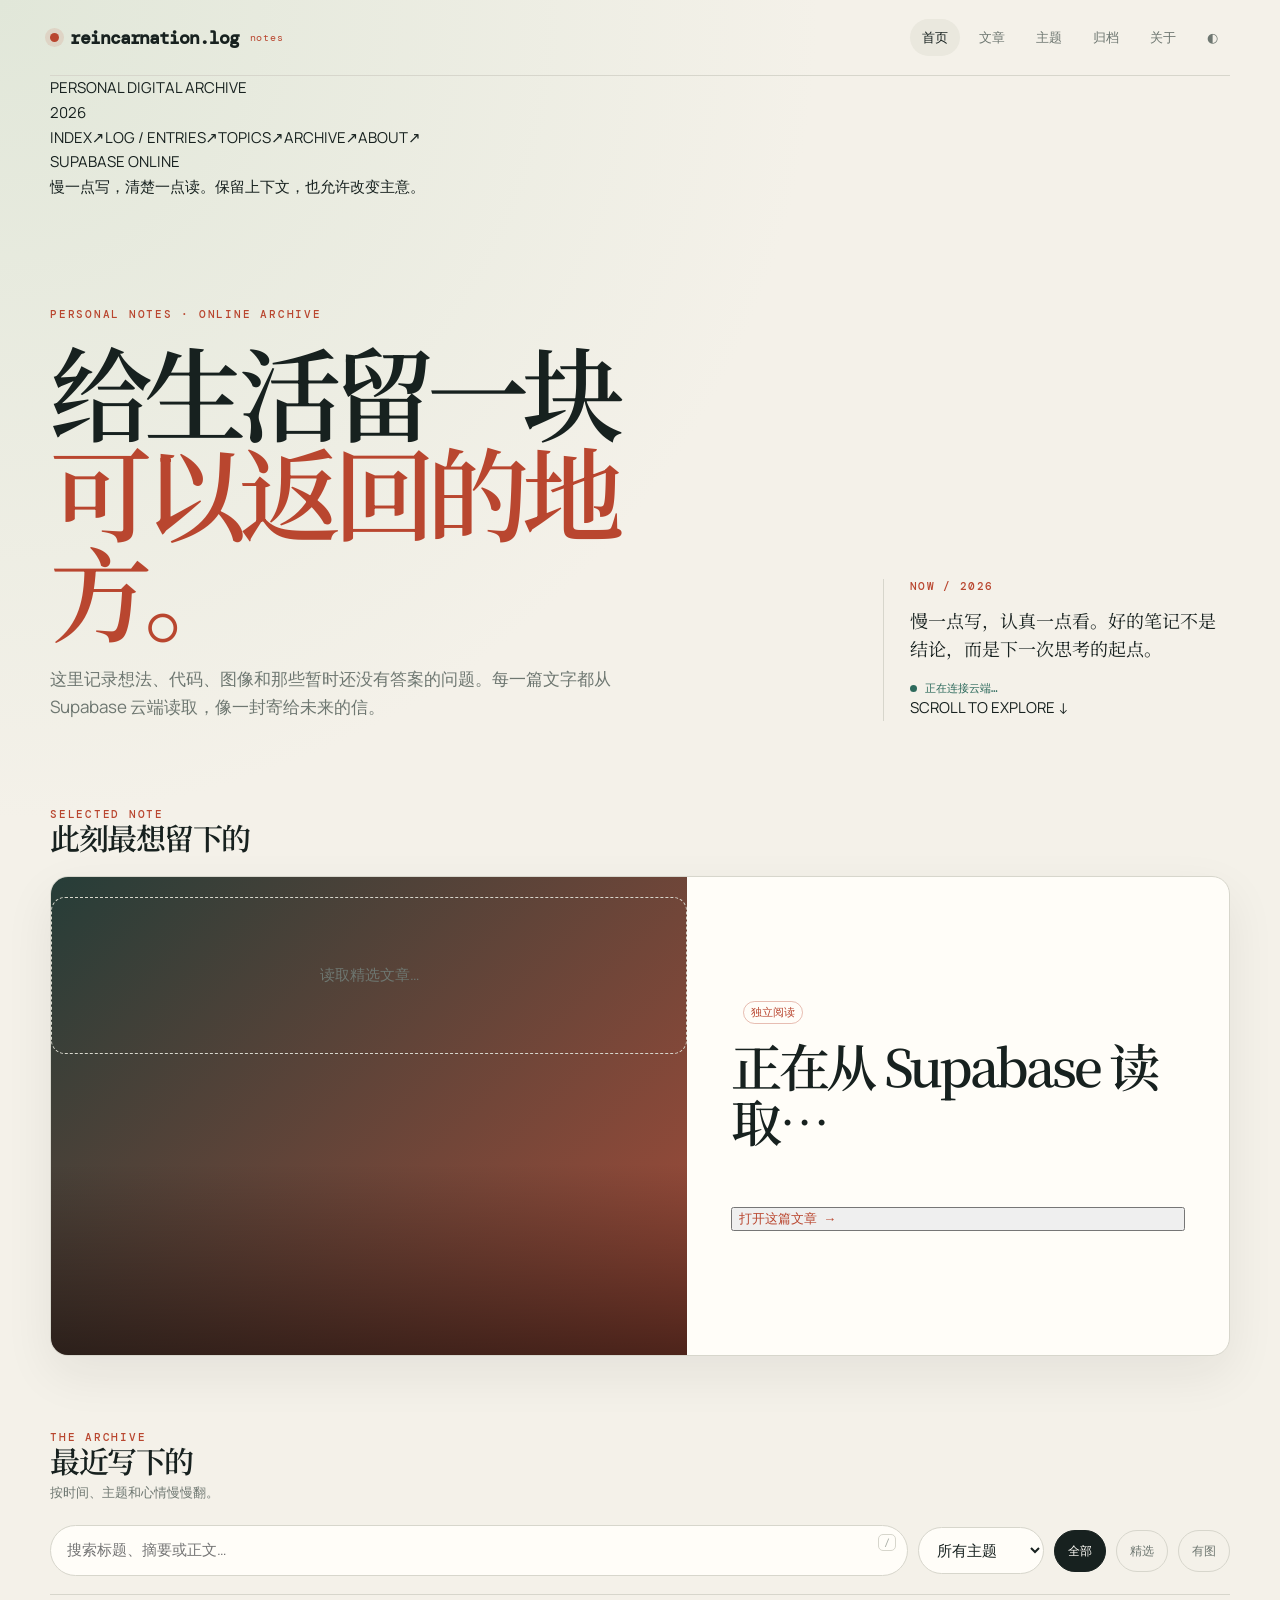
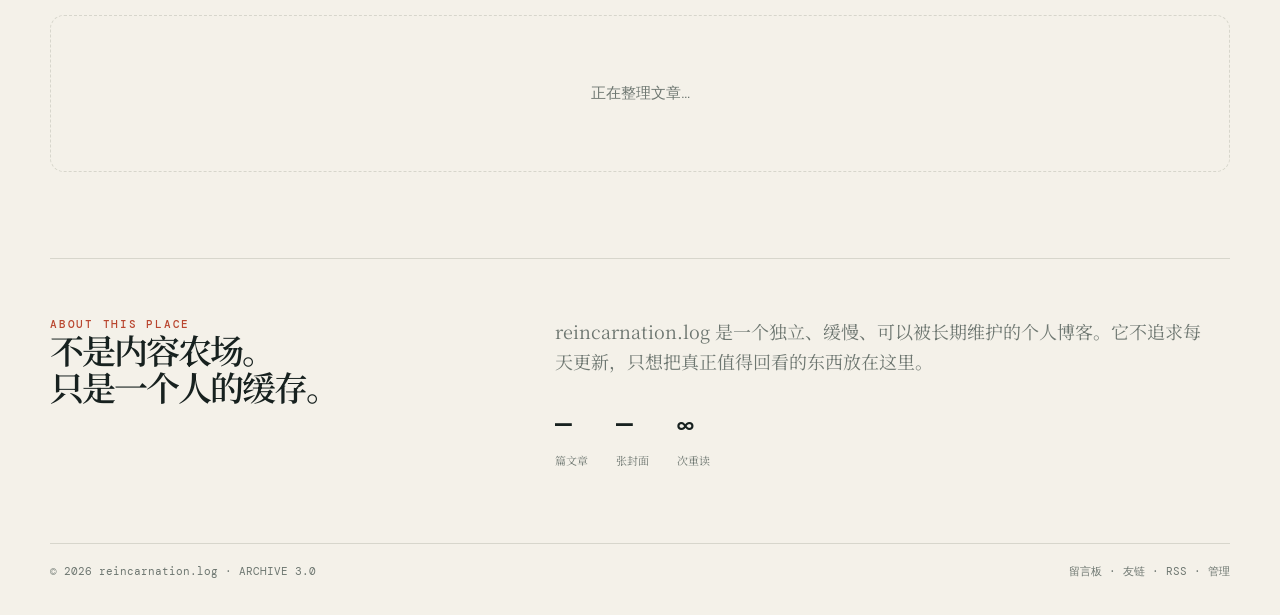
<file: index.html>
<!doctype html>
<html lang="zh-CN">
<head>
<meta charset="UTF-8" />
<meta name="viewport" content="width=device-width, initial-scale=1" />
<meta name="theme-color" content="#f4f1e9" />
<title>reincarnation.log · 个人笔记</title><meta name="description" content="一个关于想法、代码、图像和长期存档的个人博客"><link rel="alternate" type="application/rss+xml" href="feed.xml" title="reincarnation.log RSS">
<style>
@import url('https://fonts.googleapis.com/css2?family=DM+Mono:wght@400;500&family=Manrope:wght@400;500;600;700;800&family=Noto+Serif+SC:wght@400;500;600;700&display=swap');
:root{--bg:#f4f1e9;--surface:#fbfaf5;--surface-2:#eae8de;--ink:#17211f;--muted:#6e7771;--faint:#a5aaa2;--line:#d8d7cd;--accent:#b9462f;--accent-2:#e8b64e;--green:#2d6a5c;--shadow:0 22px 60px #18211f14;--radius:18px;--sans:'Manrope',system-ui,sans-serif;--serif:'Noto Serif SC',Georgia,serif;--mono:'DM Mono',monospace;--ease:cubic-bezier(.23,1,.32,1)}
[data-theme="dark"]{--bg:#18211f;--surface:#202c29;--surface-2:#2a3834;--ink:#f2eee4;--muted:#b2b9b0;--faint:#78837d;--line:#40504a;--accent:#f08a65;--accent-2:#e8b64e;--green:#8bd1b2;--shadow:0 22px 60px #0006}*{box-sizing:border-box}html{scroll-behavior:smooth}body{margin:0;background:radial-gradient(circle at 0 0,#e1e7d9 0,transparent 32%),var(--bg);color:var(--ink);font:15px/1.65 var(--sans);transition:background .25s,color .25s}body:has(.reader.is-open){overflow:hidden}button,input,select,textarea{font:inherit}button,a{color:inherit}button{cursor:pointer}a{text-decoration:none}.skip{position:absolute;left:12px;top:-50px;background:var(--ink);color:var(--surface);padding:8px 12px;z-index:99}.skip:focus{top:12px}.wrap{max-width:1240px;margin:auto;padding:0 30px}.topbar{height:76px;border-bottom:1px solid var(--line);display:flex;align-items:center;justify-content:space-between}.brand{display:flex;align-items:center;gap:11px;font:700 18px var(--mono);letter-spacing:-.06em}.brand-dot{width:9px;height:9px;border-radius:50%;background:var(--accent);box-shadow:0 0 0 5px color-mix(in srgb,var(--accent) 12%,transparent)}.brand small{font:10px var(--mono);color:var(--accent);letter-spacing:.08em}.nav{display:flex;align-items:center;gap:7px}.nav a,.icon-btn{padding:8px 12px;border-radius:999px;color:var(--muted);font-size:13px;transition:background .18s,color .18s,transform .18s}.nav a:hover,.nav a.active,.icon-btn:hover{background:var(--surface-2);color:var(--ink)}.icon-btn{background:transparent;border:0;line-height:1}.menu-btn{display:none}.hero{display:grid;grid-template-columns:minmax(0,1.5fr) minmax(280px,.7fr);gap:90px;padding:92px 0 86px;align-items:end}.eyebrow{font:500 11px var(--mono);letter-spacing:.16em;text-transform:uppercase;color:var(--accent)}h1,h2,h3,p{margin-top:0}.hero h1{max-width:830px;margin:19px 0 24px;font:600 clamp(48px,8vw,112px)/.98 var(--serif);letter-spacing:-.075em}.hero h1 em{font-style:normal;color:var(--accent)}.hero-copy{max-width:590px;margin:0;color:var(--muted);font-size:17px}.hero-aside{border-left:1px solid var(--line);padding-left:26px}.hero-aside strong{display:block;color:var(--accent);font:500 11px var(--mono);letter-spacing:.12em;text-transform:uppercase;margin-bottom:14px}.hero-aside p{font-family:var(--serif);font-size:18px;line-height:1.55}.hero-aside .signal{display:flex;align-items:center;gap:8px;color:var(--green);font:11px var(--mono)}.signal i{display:inline-block;width:7px;height:7px;border-radius:50%;background:var(--green)}.section-head{display:flex;align-items:end;justify-content:space-between;gap:20px;margin-bottom:22px}.section-head h2{font:600 30px/1.1 var(--serif);letter-spacing:-.05em;margin:0}.section-head p{color:var(--muted);margin:5px 0 0;font-size:13px}.feature{display:grid;grid-template-columns:1.08fr .92fr;height:480px;background:var(--surface);border:1px solid var(--line);border-radius:var(--radius);overflow:hidden;box-shadow:var(--shadow);margin-bottom:74px}.feature-media{min-height:0;position:relative;background:linear-gradient(135deg,#263d38,#a54c39);overflow:hidden}.feature-media img{position:absolute;inset:0;width:100%;height:100%;object-fit:cover;display:block;transition:transform .6s var(--ease)}.feature:hover .feature-media img{transform:scale(1.035)}.feature-media:after{content:'';position:absolute;inset:auto 0 0;height:40%;background:linear-gradient(transparent,#0008)}.feature-label{position:absolute;z-index:1;left:24px;bottom:20px;color:#fff;font:11px var(--mono);letter-spacing:.12em}.feature-body{padding:42px 44px;display:flex;flex-direction:column;justify-content:center}.feature-body h2{font:600 clamp(28px,4vw,52px)/1.08 var(--serif);letter-spacing:-.065em;margin:14px 0 18px}.feature-body p{color:var(--muted);font-size:16px;max-width:470px}.meta{display:flex;gap:12px;flex-wrap:wrap;align-items:center;color:var(--muted);font:11px var(--mono)}.tag{color:var(--accent);border:1px solid color-mix(in srgb,var(--accent) 35%,transparent);padding:3px 7px;border-radius:999px}.arrow-link{display:inline-flex;align-items:center;gap:9px;color:var(--accent);font:500 13px var(--mono);margin-top:24px}.arrow-link span{transition:transform .18s var(--ease)}.arrow-link:hover span{transform:translateX(5px)}.filters{display:flex;align-items:center;gap:10px;flex-wrap:wrap;margin:0 0 18px}.search{flex:1 1 300px;position:relative}.search input{width:100%;background:var(--surface);border:1px solid var(--line);border-radius:999px;padding:12px 40px 12px 16px;color:var(--ink);outline:0}.search input:focus,select:focus,textarea:focus,input:focus{border-color:var(--green);box-shadow:0 0 0 4px color-mix(in srgb,var(--green) 12%,transparent)}.search kbd{position:absolute;right:12px;top:9px;border:1px solid var(--line);border-radius:5px;padding:1px 5px;color:var(--faint);font:10px var(--mono)}select{border:1px solid var(--line);border-radius:999px;padding:11px 30px 11px 14px;background:var(--surface);color:var(--ink);outline:0}.filter-btn{border:1px solid var(--line);background:transparent;color:var(--muted);border-radius:999px;padding:10px 13px;font-size:12px}.filter-btn.active,.filter-btn:hover{background:var(--ink);border-color:var(--ink);color:var(--surface)}.result-count{color:var(--muted);font:11px var(--mono);margin-left:auto}.article-list{display:grid;grid-template-columns:repeat(2,minmax(0,1fr));gap:0 52px;border-top:1px solid var(--line);margin-bottom:86px}.article-card{display:grid;grid-template-columns:125px 1fr;gap:18px;padding:22px 0;border-bottom:1px solid var(--line);min-width:0}.card-image{width:125px;height:125px;border-radius:12px;overflow:hidden;background:var(--surface-2)}.card-image img{width:100%;height:100%;object-fit:cover;transition:transform .4s var(--ease)}.article-card:hover .card-image img{transform:scale(1.06)}.card-image.no-image{display:grid;place-items:center;color:var(--faint);font:24px var(--serif)}.article-card h3{font:600 22px/1.2 var(--serif);letter-spacing:-.05em;margin:8px 0 7px}.article-card p{color:var(--muted);font-size:13px;line-height:1.55;margin:0;display:-webkit-box;-webkit-line-clamp:2;-webkit-box-orient:vertical;overflow:hidden}.article-card .meta{font-size:10px}.empty{grid-column:1/-1;text-align:center;padding:65px 20px;color:var(--muted);border:1px dashed var(--line);border-radius:14px;margin-top:20px}.about{display:grid;grid-template-columns:1fr 1.45fr;gap:40px;border-top:1px solid var(--line);padding:58px 0 70px}.about h2{font:600 34px/1.1 var(--serif);letter-spacing:-.06em}.about-copy{max-width:650px;color:var(--muted);font-family:var(--serif);font-size:18px}.stat-row{display:flex;gap:28px;margin-top:30px}.stat b{display:block;font:500 28px var(--mono);color:var(--ink)}.stat span{color:var(--muted);font-size:11px}.footer{border-top:1px solid var(--line);padding:20px 0 36px;display:flex;justify-content:space-between;gap:20px;color:var(--muted);font:11px var(--mono)}.footer button{border:0;background:transparent;color:var(--accent);padding:0;font:inherit}.reader{position:fixed;inset:0;background:color-mix(in srgb,var(--bg) 92%,transparent);backdrop-filter:blur(12px);z-index:20;opacity:0;pointer-events:none;transition:opacity .25s}.reader.is-open{opacity:1;pointer-events:auto}.reader-scroll{height:100%;overflow:auto}.reading-progress{position:fixed;z-index:30;top:0;left:0;height:3px;background:var(--accent);width:0;transition:width .1s}.reader-shell{max-width:910px;margin:auto;padding:36px 30px 100px}.reader-top{display:flex;justify-content:space-between;align-items:center;margin-bottom:50px}.reader-top button{background:var(--surface);border:1px solid var(--line);border-radius:999px;padding:9px 14px;color:var(--muted)}.reader-hero{max-width:790px;margin-bottom:36px}.reader-hero h2{font:600 clamp(38px,6vw,76px)/1.04 var(--serif);letter-spacing:-.07em;margin:16px 0}.reader-cover{width:100%;max-height:490px;object-fit:cover;border-radius:16px;margin:18px 0 32px}.reader-body{max-width:700px;font:18px/2 var(--serif);white-space:pre-wrap}.reader-body::first-letter{font-size:3.2em;float:left;line-height:.8;padding:8px 8px 0 0;color:var(--accent)}.reader-actions{display:flex;gap:9px;flex-wrap:wrap;margin:34px 0;border-bottom:1px solid var(--line);padding-bottom:26px}.soft-btn{border:1px solid var(--line);background:var(--surface);color:var(--muted);border-radius:999px;padding:9px 13px;font-size:12px}.soft-btn:hover{color:var(--ink);border-color:var(--ink)}.next-prev{display:flex;justify-content:space-between;gap:20px;margin-top:55px}.next-prev button{text-align:left;background:transparent;border:0;padding:0;max-width:45%;color:var(--muted)}.next-prev button:hover{color:var(--accent)}.next-prev small{display:block;font:10px var(--mono);margin-bottom:5px}.comments{border-top:1px solid var(--line);margin-top:60px;padding-top:30px}.comments h3{font:600 26px var(--serif)}.comment-list{margin:18px 0}.comment{padding:12px 0;border-bottom:1px solid var(--line)}.comment b{font-size:13px}.comment p{margin:3px 0;color:var(--muted);font-family:var(--serif)}.comment-form{display:grid;grid-template-columns:1fr 1fr;gap:10px}.comment-form textarea{grid-column:1/-1}.comment-form input,.comment-form textarea,.guest-form input,.guest-form textarea{background:var(--surface);border:1px solid var(--line);border-radius:8px;color:var(--ink);padding:11px;outline:0}.comment-form textarea{min-height:92px;resize:vertical}.primary{border:0;border-radius:999px;background:var(--ink);color:var(--surface);padding:11px 17px;font-size:13px}.primary:hover{background:var(--accent)}.guest-modal{position:fixed;right:28px;bottom:28px;width:min(410px,calc(100% - 40px));background:var(--surface);border:1px solid var(--line);box-shadow:var(--shadow);border-radius:16px;padding:24px;z-index:25;transform:translateY(20px);opacity:0;pointer-events:none;transition:.25s var(--ease)}.guest-modal.open{transform:none;opacity:1;pointer-events:auto}.guest-modal h3{margin:0 0 4px;font:600 25px var(--serif)}.guest-modal p{color:var(--muted);font-size:13px;margin-bottom:16px}.guest-form{display:grid;gap:9px}.guest-form textarea{min-height:100px;resize:vertical}.toast{position:fixed;left:50%;bottom:28px;transform:translate(-50%,20px);background:var(--ink);color:var(--surface);padding:10px 15px;border-radius:999px;opacity:0;pointer-events:none;z-index:50;font-size:13px;transition:.2s var(--ease)}.toast.show{opacity:1;transform:translate(-50%,0)}.hidden{display:none!important}.spin{animation:spin 1s linear infinite}@keyframes spin{to{transform:rotate(360deg)}}.comment-tools{display:flex;gap:5px;flex-wrap:wrap;padding:8px;border:1px solid var(--line);border-bottom:0;border-radius:9px 9px 0 0;background:var(--surface-2)}.comment-tool{border:1px solid transparent;background:transparent;border-radius:6px;padding:5px 8px;color:var(--ink);cursor:pointer}.comment-tool:hover{background:var(--surface);border-color:var(--line);color:var(--accent)}.comment-rich{min-height:130px;border:1px solid var(--line);border-radius:0 0 9px 9px;background:var(--surface);color:var(--ink);padding:12px;outline:0;font:15px/1.7 var(--serif)}.comment-rich:empty:before{content:attr(data-placeholder);color:var(--faint)}.comment-rich img,.comment-rich video{max-width:100%;max-height:280px;border-radius:8px}.comment-rich blockquote{border-left:3px solid var(--accent);padding-left:12px;color:var(--muted)}.comment-emoji{display:none;gap:4px;flex-wrap:wrap;padding:8px;border:1px solid var(--line);background:var(--surface);border-radius:8px}.comment-emoji.open{display:flex}.comment-emoji button{border:0;background:transparent;font-size:19px;padding:3px;cursor:pointer}.media-link{color:var(--accent);text-decoration:underline}.lightbox{position:fixed;inset:0;z-index:80;display:none;place-items:center;background:#101715e8;padding:28px}.lightbox.open{display:grid}.lightbox img,.lightbox video{max-width:min(94vw,1200px);max-height:84vh;object-fit:contain;border-radius:10px}.lightbox-bar{position:fixed;right:20px;top:18px;display:flex;gap:8px}.lightbox-bar button{border:1px solid #ffffff55;background:#18211fcc;color:#fff;border-radius:999px;padding:8px 13px;cursor:pointer}.rich-content{font:18px/2 var(--serif);max-width:700px}.rich-content p{margin:0 0 1.2em}.rich-content h2,.rich-content h3{line-height:1.2;margin:1.5em 0 .6em}.rich-content a{color:var(--accent);text-decoration:underline}.rich-content img{display:block;max-width:100%;height:auto;border-radius:12px;cursor:zoom-in;margin:18px 0}.rich-content figure{margin:20px 0}.rich-content figcaption{font:12px var(--mono);color:var(--muted);margin-top:6px}.rich-content blockquote{border-left:3px solid var(--accent);padding:8px 18px;margin:18px 0;color:var(--muted);background:var(--surface-2)}.rich-content pre{background:var(--ink);color:var(--surface);padding:16px;border-radius:10px;overflow:auto;font:13px/1.6 var(--mono)}.rich-content iframe,.rich-content video{display:block;max-width:100%;width:min(100%,700px);min-height:260px;border:0;border-radius:10px;margin:20px 0}.rich-content hr{border:0;border-top:1px solid var(--line);margin:28px 0}@media(max-width:900px){.hero{gap:42px}.feature{grid-template-columns:1fr}.feature-media{min-height:280px;height:320px}.article-list{grid-template-columns:1fr}.about{grid-template-columns:1fr;gap:8px}}@media(max-width:650px){.wrap{padding:0 18px}.topbar{height:66px}.nav{display:none;position:absolute;top:66px;left:0;right:0;background:var(--surface);border-bottom:1px solid var(--line);padding:12px 18px;z-index:10}.nav.open{display:flex;flex-direction:column;align-items:stretch}.nav a{text-align:center}.menu-btn{display:block}.hero{display:block;padding:61px 0 66px}.hero h1{font-size:clamp(46px,16vw,74px)}.hero-aside{border-left:0;border-top:1px solid var(--line);padding:20px 0 0;margin-top:42px}.feature-body{padding:28px 25px}.feature-media{min-height:235px}.article-card{grid-template-columns:88px 1fr;gap:13px}.card-image{width:88px;height:100px}.article-card h3{font-size:19px}.filters{align-items:stretch}.search{flex-basis:100%}.result-count{margin-left:0;width:100%}.about{padding:48px 0}.footer{display:block}.footer>*{display:block;margin-bottom:10px}.reader-shell{padding:22px 18px 70px}.reader-top{margin-bottom:35px}.reader-hero h2{font-size:42px}.reader-body{font-size:17px;line-height:1.9}.comment-form{grid-template-columns:1fr}.comment-form textarea{grid-column:auto}.next-prev{margin-top:35px}.next-prev button{max-width:48%}}
@media(prefers-reduced-motion:reduce){*,*:before,*:after{scroll-behavior:auto!important;transition-duration:.01ms!important;animation-duration:.01ms!important}}
</style>
<link rel="icon" href="assets/icons/favicon.svg" type="image/svg+xml"><link rel="canonical" href="https://reincarnation4.github.io/reincarnation2-blog/index.html"><meta property="og:site_name" content="reincarnation.log"><meta property="og:type" content="website"><meta property="og:title" content="reincarnation.log"><meta property="og:description" content="给生活留一块可以返回的地方。"><meta name="twitter:card" content="summary"><meta name="theme-color" content="#f4f1e9"><link rel="stylesheet" href="assets/css/variables.css"></head>
<body>
<a class="skip" href="#main">跳到主要内容</a><div id="progress" class="reading-progress"></div>
<div class="wrap"><header class="topbar"><a class="brand" href="./" aria-label="返回首页"><i class="brand-dot"></i>reincarnation.log <small>notes</small></a><button class="icon-btn menu-btn" id="menu" aria-controls="nav" aria-expanded="false" aria-label="打开导航">☰</button><nav class="nav" id="nav"><a class="active" href="#top">首页</a><a href="archive.html">文章</a><a href="topics.html">主题</a><a href="archive.html">归档</a><a href="about.html">关于</a><button class="icon-btn" id="theme" aria-label="切换深色模式">◐</button></nav></header>
<aside class="global-sidebar" aria-label="档案侧边栏"><div class="side-kicker">PERSONAL DIGITAL ARCHIVE</div><div class="side-year">2026</div><a class="active" href="#top"><span>INDEX</span><span>↗</span></a><a href="#archive"><span>LOG / ENTRIES</span><span>↗</span></a><a href="topics.html"><span>TOPICS</span><span>↗</span></a><a href="archive.html"><span>ARCHIVE</span><span>↗</span></a><a href="about.html"><span>ABOUT</span><span>↗</span></a><div class="side-status"><i></i> SUPABASE ONLINE</div><p class="side-note">慢一点写，清楚一点读。保留上下文，也允许改变主意。</p></aside>
<noscript><div class="noscript-note">JavaScript 被关闭时，仍可通过 <a href="archive.html">归档</a> 访问已发布文章。</div></noscript><main id="main"><section class="hero" id="top"><div><div class="eyebrow">personal notes · online archive</div><h1>给生活留一块<br><em>可以返回的地方。</em></h1><p class="hero-copy">这里记录想法、代码、图像和那些暂时还没有答案的问题。每一篇文字都从 Supabase 云端读取，像一封寄给未来的信。</p></div><aside class="hero-aside"><strong>now / 2026</strong><p>慢一点写，认真一点看。好的笔记不是结论，而是下一次思考的起点。</p><div class="signal"><i></i><span id="connection">正在连接云端…</span></div><div class="hero-scroll">SCROLL TO EXPLORE <span>↓</span></div></aside></section>
<section id="featuredSection"><div class="section-head"><div><div class="eyebrow">selected note</div><h2>此刻最想留下的</h2></div><p id="featuredDate"></p></div><article class="feature" id="featured"><div class="feature-media"><div class="empty">读取精选文章…</div></div><div class="feature-body"><div class="meta"><span id="featuredMeta"></span><a class="tag" id="featuredStandalone" href="post.html">独立阅读</a></div><h2 id="featuredTitle">正在从 Supabase 读取…</h2><p id="featuredExcerpt"></p><button class="arrow-link" id="featuredOpen">打开这篇文章 <span>→</span></button></div></article></section>
<section id="archive"><div class="section-head"><div><div class="eyebrow">the archive</div><h2>最近写下的</h2><p>按时间、主题和心情慢慢翻。</p></div><span class="result-count" id="resultCount"></span></div><div class="filters"><div class="search"><input id="search" placeholder="搜索标题、摘要或正文…" autocomplete="off" aria-label="搜索文章"><kbd>/</kbd></div><select id="category" aria-label="按分类筛选"><option value="all">所有主题</option></select><button class="filter-btn active" data-filter="all">全部</button><button class="filter-btn" data-filter="featured">精选</button><button class="filter-btn" data-filter="images">有图</button><button class="filter-btn hidden" id="clear">清空筛选</button></div><div class="article-list" id="articles"><div class="empty">正在整理文章…</div></div></section>
<section class="about" id="about"><div><div class="eyebrow">about this place</div><h2>不是内容农场。<br>只是一个人的缓存。</h2></div><div class="about-copy"><p>reincarnation.log 是一个独立、缓慢、可以被长期维护的个人博客。它不追求每天更新，只想把真正值得回看的东西放在这里。</p><div class="stat-row"><div class="stat"><b id="postStat">—</b><span>篇文章</span></div><div class="stat"><b id="imageStat">—</b><span>张封面</span></div><div class="stat"><b>∞</b><span>次重读</span></div></div></div></section></main>
<footer class="footer"><span>© 2026 reincarnation.log · ARCHIVE 3.0</span><span><a href="guestbook.html">留言板</a> · <a href="friends.html">友链</a> · <a href="feed.xml">RSS</a> · <a href="admin.html">管理</a></span></footer></div>
<section class="reader" id="reader" aria-hidden="true"><div class="reader-scroll" id="readerScroll"><div class="reader-shell"><div class="reader-top"><button id="readerClose">← 返回文章列表</button><span class="eyebrow">reading mode</span></div><article class="reader-hero"><div class="meta" id="readerMeta"></div><h2 id="readerTitle"></h2><div id="readerCover"></div><div class="reader-body" id="readerBody"></div><div class="reader-actions"><button class="soft-btn" id="copyLink">复制链接</button><button class="soft-btn" id="shareLink">分享</button><button class="soft-btn" id="readerTheme">阅读模式</button></div><div class="next-prev"><button id="prevPost"><small>上一篇</small><span></span></button><button id="nextPost"><small>下一篇</small><span></span></button></div><section class="comments"><h3>留下回应</h3><div class="comment-list" id="comments"></div><form class="comment-form" id="commentForm"><input name="guest_name" required maxlength="60" placeholder="你的名字"><input name="guest_email" type="email" maxlength="120" placeholder="邮箱（可选）"><div class="comment-tools"><button type="button" class="comment-tool" data-comment-cmd="bold"><b>B</b></button><button type="button" class="comment-tool" data-comment-cmd="italic"><i>I</i></button><button type="button" class="comment-tool" data-comment-cmd="formatBlock" data-comment-value="blockquote">❝</button><button type="button" class="comment-tool" data-comment-cmd="insertUnorderedList">☷</button><button type="button" class="comment-tool" id="commentLink">↗ 链接</button><button type="button" class="comment-tool" id="commentImage">▧ 图片</button><button type="button" class="comment-tool" id="commentVideo">▶ 视频</button><button type="button" class="comment-tool" id="commentEmoji">😊</button><input id="commentImageFile" type="file" accept="image/*" hidden></div><div class="comment-emoji" id="commentEmojiPop">😀 😃 😂 🙂 😉 😊 😎 🤔 😮 🥳 🤍 ❤️ 🔥 ✨ 🌱 🎨 💡 🚀 👀 🙌</div><div id="commentEditor" class="comment-rich" contenteditable="true" data-placeholder="像论坛一样写下你的回应：文字、Emoji、图片、视频、链接都可以…"></div><button class="primary">发布回应</button><span class="feedback" id="commentFeedback"></span></form></section></article></div></div></section>
<section class="guest-modal" id="guestModal"><div style="display:flex;justify-content:space-between;align-items:start"><div><h3>写一句留言</h3><p>留下名字和一句话，它会写入线上留言板。</p></div><button class="icon-btn" id="guestClose" aria-label="关闭">×</button></div><form class="guest-form" id="guestForm"><input name="guest_name" required maxlength="60" placeholder="你的名字"><textarea name="body" required maxlength="1000" placeholder="今天想说什么？"></textarea><button class="primary">写入云端</button><span class="feedback" id="guestFeedback"></span></form></section><div class="lightbox" id="lightbox" aria-hidden="true"><div class="lightbox-bar"><button id="lightboxDownload">下载</button><button id="lightboxClose">关闭</button></div><div id="lightboxContent"></div></div><div class="toast" id="toast"></div>
<script type="module">
import{createClient}from'https://esm.sh/@supabase/supabase-js@2';
const sb=createClient('https://rxjgnaldzryzkyoxgrle.supabase.co','eyJhbGciOiJIUzI1NiIsInR5cCI6IkpXVCJ9.eyJpc3MiOiJzdXBhYmFzZSIsInJlZiI6InJ4amduYWxkenJ5emt5b3hncmxlIiwicm9sZSI6ImFub24iLCJpYXQiOjE3OTAwNDYzNzUsImV4cCI6MjEwNTYyMjM3NX0.9YFteJnn1SH4byYmw_EvHWMT4fV8cedz6xmgHUXcJMs');
const $=s=>document.querySelector(s), $$=s=>[...document.querySelectorAll(s)]; let posts=[],current=null,filter='all';
const esc=s=>String(s??'').replace(/[&<>"']/g,m=>({'&':'&amp;','<':'&lt;','>':'&gt;','"':'&quot;',"'":'&#039;'}[m]));
const date=s=>s?new Date(s).toLocaleDateString('zh-CN',{year:'numeric',month:'short',day:'numeric'}):'未发布';
const category=p=>p.category||({"chatgpt-turns-drawing-human-922":"AI实验","leave-some-space":"随笔","refactor-at-2am":"技术","little-compass":"生活","paper-first":"方法","keep-and-let-go":"随笔"}[p.slug]||'随笔');
const reading=p=>p.read_time_minutes||Math.max(1,Math.ceil((p.content||'').length/220));
const img=(p,klass='')=>p.cover_url?`<img class="${klass}" loading="lazy" referrerpolicy="no-referrer" src="${esc(p.cover_url)}" alt="${esc(p.title)}" onerror="this.closest('.card-image,.feature-media')?.classList.add('image-error');this.remove()">`:'';
function toast(msg){const t=$('#toast');t.textContent=msg;t.classList.add('show');setTimeout(()=>t.classList.remove('show'),2200)}
function setFeedback(id,msg,error=false){const el=$(id);el.textContent=msg;el.style.color=error?'var(--accent)':'var(--green)'}
function filtered(){const q=$('#search').value.trim().toLowerCase(),cat=$('#category').value;return posts.filter(p=>{const text=(p.title+' '+p.excerpt+' '+p.content).toLowerCase();return(!q||text.includes(q))&&(cat==='all'||category(p)===cat)&&(filter==='all'||(filter==='featured'&&p.featured)||(filter==='images'&&p.cover_url))})}
function render(){const list=filtered();$('#resultCount').textContent=`${list.length} / ${posts.length} 篇`;$('#postStat').textContent=posts.length;$('#imageStat').textContent=posts.filter(p=>p.cover_url).length;$('#clear').classList.toggle('hidden',!$('#search').value&&!($('#category').value!=='all')&&filter==='all');$('#articles').innerHTML=list.length?list.map(p=>`<article class="article-card"><button class="card-image ${p.cover_url?'':'no-image'}" data-open="${p.id}" aria-label="打开：${esc(p.title)}">${p.cover_url?img(p):'✦'}</button><div><div class="meta"><span class="tag">${esc(category(p))}</span><span>${esc(date(p.published_at||p.created_at))}</span><span>${reading(p)} min</span></div><h3><button data-open="${p.id}" style="border:0;background:transparent;padding:0;text-align:left;font:inherit">${esc(p.title)}</button></h3><p>${esc(p.excerpt||'打开文章阅读正文。')}</p></div></article>`).join(''):'<div class="empty">没有找到匹配的文章。<br><button class="arrow-link" id="emptyClear">清空筛选 <span>↗</span></button></div>';
  $$('[data-open]').forEach(b=>b.onclick=()=>openPost(Number(b.dataset.open)));$('#emptyClear')?.addEventListener('click',clearFilters);}
function renderFeatured(){const p=posts.find(x=>x.featured&&x.cover_url)||posts.find(x=>x.cover_url)||posts.find(x=>x.featured)||posts[0];if(!p)return;current=p;$('#featuredDate').textContent=date(p.published_at||p.created_at);$('#featuredMeta').innerHTML=`<span class="tag">${esc(category(p))}</span><span>${reading(p)} min read</span>`;$('#featuredTitle').textContent=p.title;$('#featuredExcerpt').textContent=p.excerpt||p.content?.slice(0,180);$('#featured .feature-media').innerHTML=p.cover_url?`${img(p)}<span class="feature-label">FEATURED / ${esc(date(p.published_at||p.created_at))}</span>`:'<div class="empty">此篇文章暂无封面</div>';$('#featuredOpen').onclick=()=>openPost(p.id);$('#featuredStandalone').href='post.html?slug='+encodeURIComponent(p.slug);}
function sanitizeHTML(html){const doc=new DOMParser().parseFromString(html||'','text/html'),allow=['P','BR','STRONG','EM','U','S','A','UL','OL','LI','BLOCKQUOTE','PRE','CODE','H2','H3','IMG','FIGURE','FIGCAPTION','VIDEO','SOURCE','IFRAME','HR','DIV','SPAN'];doc.body.querySelectorAll('*').forEach(el=>{if(!allow.includes(el.tagName)){el.replaceWith(...el.childNodes);return}[...el.attributes].forEach(a=>{if(!['href','src','alt','title','target','controls','class','width','height','allow','allowfullscreen'].includes(a.name))el.removeAttribute(a.name);if(['href','src'].includes(a.name)&&!/^https?:\/\//i.test(a.value))el.removeAttribute(a.name)});if(el.tagName==='IFRAME'&&!/^https:\/\/(www\.)?(youtube(-nocookie)?\.com|player\.vimeo\.com)\//.test(el.src))el.remove()});return doc.body.innerHTML}function renderRich(html,plain){return html?sanitizeHTML(html):`<p>${esc(plain||'').replace(/\n/g,'<br>')}</p>`}function openLightbox(src,type='image'){const box=$('#lightboxContent');box.innerHTML=type==='video'?`<video controls autoplay src="${esc(src)}"></video>`:`<img src="${esc(src)}" alt="放大预览">`;$('#lightbox').classList.add('open');$('#lightbox').setAttribute('aria-hidden','false');$('#lightboxDownload').onclick=()=>{const a=document.createElement('a');a.href=src;a.download=src.split('/').pop()||'media';a.target='_blank';a.click()}}function closeLightbox(){$('#lightbox').classList.remove('open');$('#lightboxContent').innerHTML=''}function bindMedia(){document.querySelectorAll('.rich-content img,.reader-cover').forEach(im=>im.onclick=()=>openLightbox(im.src));document.querySelectorAll('.rich-content video').forEach(v=>v.onclick=()=>openLightbox(v.currentSrc||v.src,'video'))}function openPost(id,replace=false){const p=posts.find(x=>x.id===id);if(!p)return;current=p;$('#readerMeta').innerHTML=`<span class="tag">${esc(category(p))}</span><span>${esc(date(p.published_at||p.created_at))}</span><span>${reading(p)} min read</span>`;$('#readerTitle').textContent=p.title;$('#readerCover').innerHTML=p.cover_url?`<img class="reader-cover" src="${esc(p.cover_url)}" alt="${esc(p.title)}" referrerpolicy="no-referrer">`:'';$('#readerBody').className='rich-content';$('#readerBody').innerHTML=renderRich(p.content_html,p.content);bindMedia();$('#readerScroll').scrollTop=0;$('#reader').classList.add('is-open');$('#reader').setAttribute('aria-hidden','false');document.body.classList.add('reading');if(replace)history.replaceState(null,'','#post='+encodeURIComponent(p.slug));else history.pushState(null,'','#post='+encodeURIComponent(p.slug));renderNeighbours();loadComments(p.id);}
function closeReader(){current=null;$('#reader').classList.remove('is-open');$('#reader').setAttribute('aria-hidden','true');history.pushState(null,'',location.pathname+location.search);$('#progress').style.width='0';}
function renderNeighbours(){if(!current)return;const i=posts.findIndex(p=>p.id===current.id),prev=posts[i+1],next=posts[i-1];$('#prevPost').disabled=!prev;$('#nextPost').disabled=!next;$('#prevPost span').textContent=prev?.title||'已经是最早一篇';$('#nextPost span').textContent=next?.title||'已经是最新一篇';$('#prevPost').onclick=()=>prev&&openPost(prev.id);$('#nextPost').onclick=()=>next&&openPost(next.id);}
async function loadComments(id){$('#comments').innerHTML='<span class="muted">正在读取回应…</span>';const{data,error}=await sb.from('comments').select('id,guest_name,body,body_html,created_at').eq('post_id',id).order('created_at',{ascending:false}).limit(20);if(error){$('#comments').textContent='回应暂时无法读取。';return}$('#comments').innerHTML=data?.length?data.map(c=>`<div class="comment"><b>${esc(c.guest_name||'匿名')}</b><div class="rich-content">${renderRich(c.body_html,c.body)}</div></div>`).join(''):'<p class="muted">还没有回应，成为第一个留言的人。</p>';bindMedia();}
function clearFilters(){$('#search').value='';$('#category').value='all';filter='all';$$('.filter-btn').forEach(b=>b.classList.toggle('active',b.dataset.filter==='all'));render();}
async function load(){const{data,error}=await sb.from('posts').select('*').order('published_at',{ascending:false});if(error)throw error;posts=data||[];const cats=[...new Set(posts.map(category))].sort();$('#category').innerHTML='<option value="all">所有主题</option>'+cats.map(c=>`<option value="${esc(c)}">${esc(c)}</option>`).join('');renderFeatured();render();$('#connection').textContent='Supabase connected · 云端在线';}
$('#search').oninput=render;$('#category').onchange=render;$$('.filter-btn').forEach(b=>b.onclick=()=>{filter=b.dataset.filter;$$('.filter-btn').forEach(x=>x.classList.toggle('active',x===b));render()});$('#clear').onclick=clearFilters;$('#readerClose').onclick=closeReader;$('#menu').onclick=()=>{const open=$('#nav').classList.toggle('open');$('#menu').setAttribute('aria-expanded',String(open));$('#menu').setAttribute('aria-label',open?'关闭导航':'打开导航')};$('#nav').onclick=e=>{if(e.target.tagName==='A')$('#nav').classList.remove('open')};
$('#readerScroll').onscroll=()=>{const el=$('#readerScroll'),max=el.scrollHeight-el.clientHeight;$('#progress').style.width=max?`${el.scrollTop/max*100}%`:'0%'};document.addEventListener('keydown',e=>{if(e.key==='Escape'){if($('#guestModal').classList.contains('open'))$('#guestModal').classList.remove('open');else if($('#reader').classList.contains('is-open'))closeReader()}if(e.key==='/'&&document.activeElement.tagName!=='INPUT'&&document.activeElement.tagName!=='TEXTAREA'){e.preventDefault();$('#search').focus()}});
$('#theme').onclick=()=>{const dark=document.documentElement.dataset.theme==='dark';document.documentElement.dataset.theme=dark?'':'dark';localStorage.setItem('r2-theme',dark?'light':'dark')};if(localStorage.getItem('r2-theme')==='dark')document.documentElement.dataset.theme='dark';$('#readerTheme').onclick=()=>{$('#reader').classList.toggle('reading-wide');toast('阅读模式已切换')};$('#copyLink').onclick=async()=>{await navigator.clipboard?.writeText(location.href);toast('文章链接已复制')};$('#shareLink').onclick=async()=>{if(navigator.share)await navigator.share({title:current?.title,url:location.href});else{$('#copyLink').click();toast('已复制链接，可分享给朋友')}};
$('#guestOpen')?.addEventListener('click',()=>$('#guestModal').classList.add('open'));$('#guestClose').onclick=()=>$('#guestModal').classList.remove('open');$('#guestForm').onsubmit=async e=>{e.preventDefault();const f=new FormData(e.target);setFeedback('#guestFeedback','正在写入…');const{error}=await sb.from('guestbook_messages').insert({guest_name:f.get('guest_name'),body:f.get('body'),status:'approved'});if(error)setFeedback('#guestFeedback',error.message,true);else{e.target.reset();setFeedback('#guestFeedback','已写入云端。');toast('留言已写入 Supabase')}};
async function uploadCommentImage(file){const path=`comments/${Date.now()}-${file.name.replace(/[^a-zA-Z0-9._-]/g,'-')}`;const up=await sb.storage.from('blog-media').upload(path,file,{upsert:true,contentType:file.type});if(up.error)throw up.error;return sb.storage.from('blog-media').getPublicUrl(path).data.publicUrl}function commentInsert(html){document.execCommand('insertHTML',false,html);$('#commentEditor').focus()}$$('[data-comment-cmd]').forEach(b=>b.onclick=()=>{document.execCommand(b.dataset.commentCmd,false,b.dataset.commentValue||null);$('#commentEditor').focus()});$('#commentLink').onclick=()=>{const url=prompt('输入链接 URL');if(url&&/^https?:\/\//i.test(url))document.execCommand('createLink',false,url)};$('#commentVideo').onclick=()=>{const url=prompt('输入视频链接（MP4/WebM/YouTube/Vimeo）');if(url&&/^https?:\/\//i.test(url))commentInsert(`<video controls src="${esc(url)}"></video>`)};$('#commentImage').onclick=()=>$('#commentImageFile').click();$('#commentImageFile').onchange=async e=>{try{const url=await uploadCommentImage(e.target.files[0]);commentInsert(`<img src="${esc(url)}" alt="评论图片">`)}catch(err){setFeedback('#commentFeedback',err.message,true)}};$('#commentEmoji').onclick=()=>$('#commentEmojiPop').classList.toggle('open');$('#commentEmojiPop').innerHTML=$('#commentEmojiPop').textContent.split(' ').map(x=>`<button type="button">${x}</button>`).join('');$('#commentEmojiPop').onclick=e=>{if(e.target.tagName==='BUTTON')commentInsert(e.target.textContent)};$('#commentForm').onsubmit=async e=>{e.preventDefault();if(!current)return;const f=new FormData(e.target),html=sanitizeHTML($('#commentEditor').innerHTML),plain=$('#commentEditor').innerText.trim();if(!plain){setFeedback('#commentFeedback','请先写一点内容。',true);return}setFeedback('#commentFeedback','正在发布…');const{error}=await sb.from('comments').insert({post_id:current.id,guest_name:f.get('guest_name'),guest_email:f.get('guest_email')||null,body:plain,body_plain:plain,body_html:html,status:'approved'});if(error)setFeedback('#commentFeedback',error.message,true);else{e.target.reset();$('#commentEditor').innerHTML='';setFeedback('#commentFeedback','已发布。');loadComments(current.id)}};$('#lightboxClose').onclick=closeLightbox;$('#lightbox').onclick=e=>{if(e.target.id==='lightbox')closeLightbox()};
window.addEventListener('popstate',()=>{const slug=new URLSearchParams(location.hash.slice(1)).get('post');if(slug){const p=posts.find(x=>x.slug===slug);if(p)openPost(p.id,true)}else if($('#reader').classList.contains('is-open'))closeReader()});
load().then(()=>{const slug=new URLSearchParams(location.hash.slice(1)).get('post');const p=posts.find(x=>x.slug===slug);if(p)openPost(p.id,true)}).catch(e=>{$('#connection').textContent='连接失败 · '+e.message;$('#articles').innerHTML='<div class="empty">文章暂时无法读取，请稍后刷新。<br><button class="arrow-link" onclick="location.reload()">刷新页面 <span>↗</span></button></div>'});
</script>
</body></html>
</file>
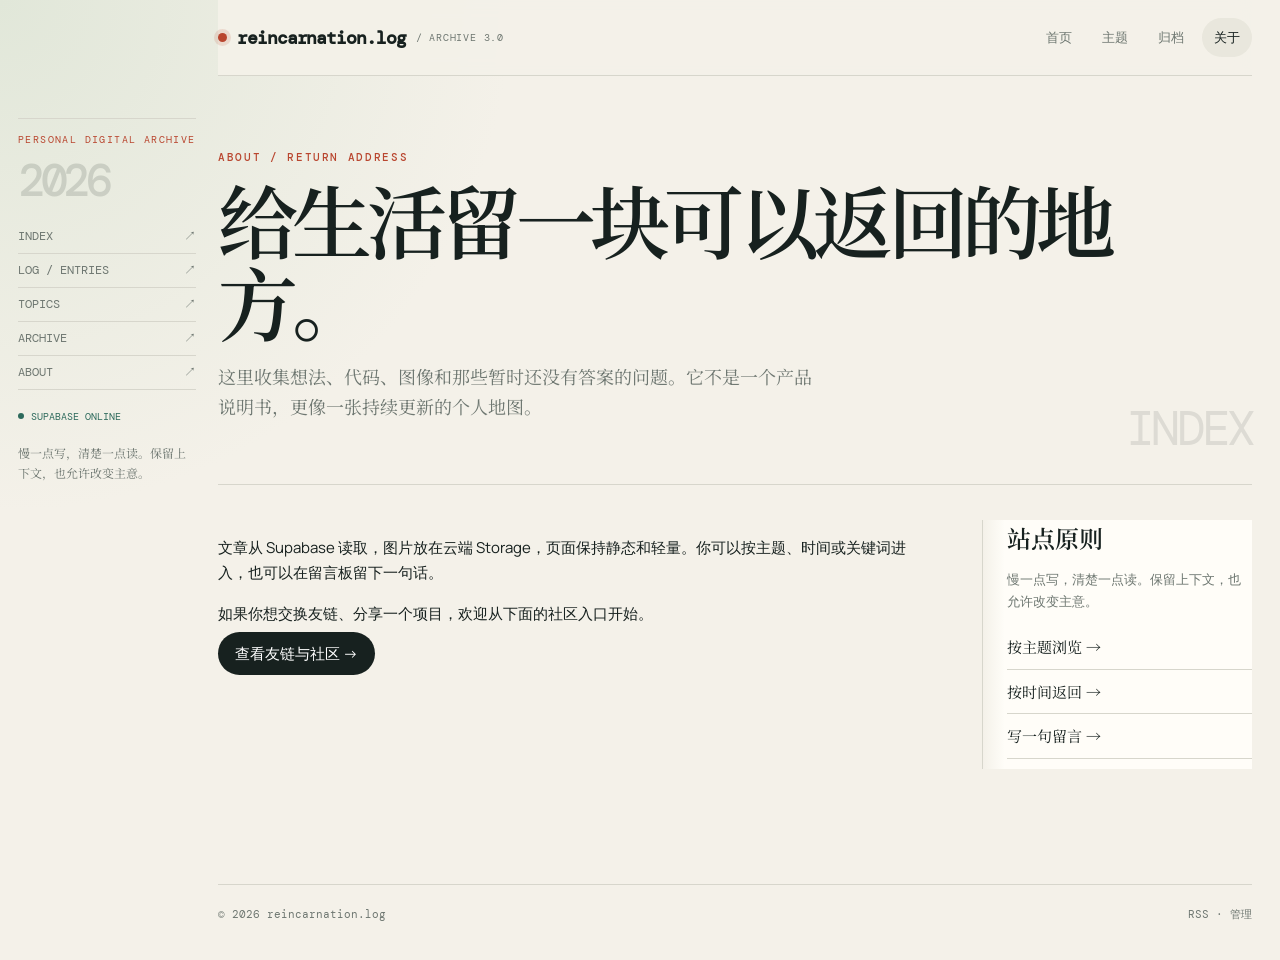
<file: about.html>
<!doctype html><html lang="zh-CN"><head><meta charset="UTF-8"><meta name="viewport" content="width=device-width,initial-scale=1"><meta name="description" content="reincarnation.log 关于这个小型线上档案"><title>关于 · reincarnation.log</title><link rel="stylesheet" href="site.css"><link rel="stylesheet" href="assets/css/variables.css"><link rel="icon" href="assets/icons/favicon.svg" type="image/svg+xml"><link rel="canonical" href="https://reincarnation4.github.io/reincarnation2-blog/about.html"><meta property="og:site_name" content="reincarnation.log"><meta property="og:type" content="website"><meta property="og:title" content="reincarnation.log"><meta property="og:description" content="给生活留一块可以返回的地方。"><meta name="twitter:card" content="summary"><meta name="theme-color" content="#f4f1e9"></head><body><div class="shell"><header class="topbar"><a class="brand" href="index.html"><i></i>reincarnation.log</a><nav class="nav"><a href="index.html">首页</a><a href="topics.html">主题</a><a href="archive.html">归档</a><a class="active" href="about.html">关于</a></nav></header><aside class="global-sidebar" aria-label="档案侧边栏"><div class="side-kicker">PERSONAL DIGITAL ARCHIVE</div><div class="side-year">2026</div><a href="index.html"><span>INDEX</span><span>↗</span></a><a href="archive.html"><span>LOG / ENTRIES</span><span>↗</span></a><a href="topics.html"><span>TOPICS</span><span>↗</span></a><a href="archive.html"><span>ARCHIVE</span><span>↗</span></a><a href="about.html"><span>ABOUT</span><span>↗</span></a><div class="side-status"><i></i> SUPABASE ONLINE</div><p class="side-note">慢一点写，清楚一点读。保留上下文，也允许改变主意。</p></aside><main><section class="page-head"><div class="eyebrow">about / return address</div><h1>给生活留一块可以返回的地方。</h1><p>这里收集想法、代码、图像和那些暂时还没有答案的问题。它不是一个产品说明书，更像一张持续更新的个人地图。</p></section><section class="content-grid"><article><div class="about-copy"><p>文章从 Supabase 读取，图片放在云端 Storage，页面保持静态和轻量。你可以按主题、时间或关键词进入，也可以在留言板留下一句话。</p><p>如果你想交换友链、分享一个项目，欢迎从下面的社区入口开始。</p><p><a class="primary" href="friends.html">查看友链与社区 →</a></p></div></article><aside class="side"><h2>站点原则</h2><p>慢一点写，清楚一点读。保留上下文，也允许改变主意。</p><a href="topics.html">按主题浏览 →</a><a href="archive.html">按时间返回 →</a><a href="guestbook.html">写一句留言 →</a></aside></section></main><footer class="footer"><span>© 2026 reincarnation.log</span><span><a href="feed.xml">RSS</a> · <a href="admin.html">管理</a></span></footer></div></body></html>
</file>
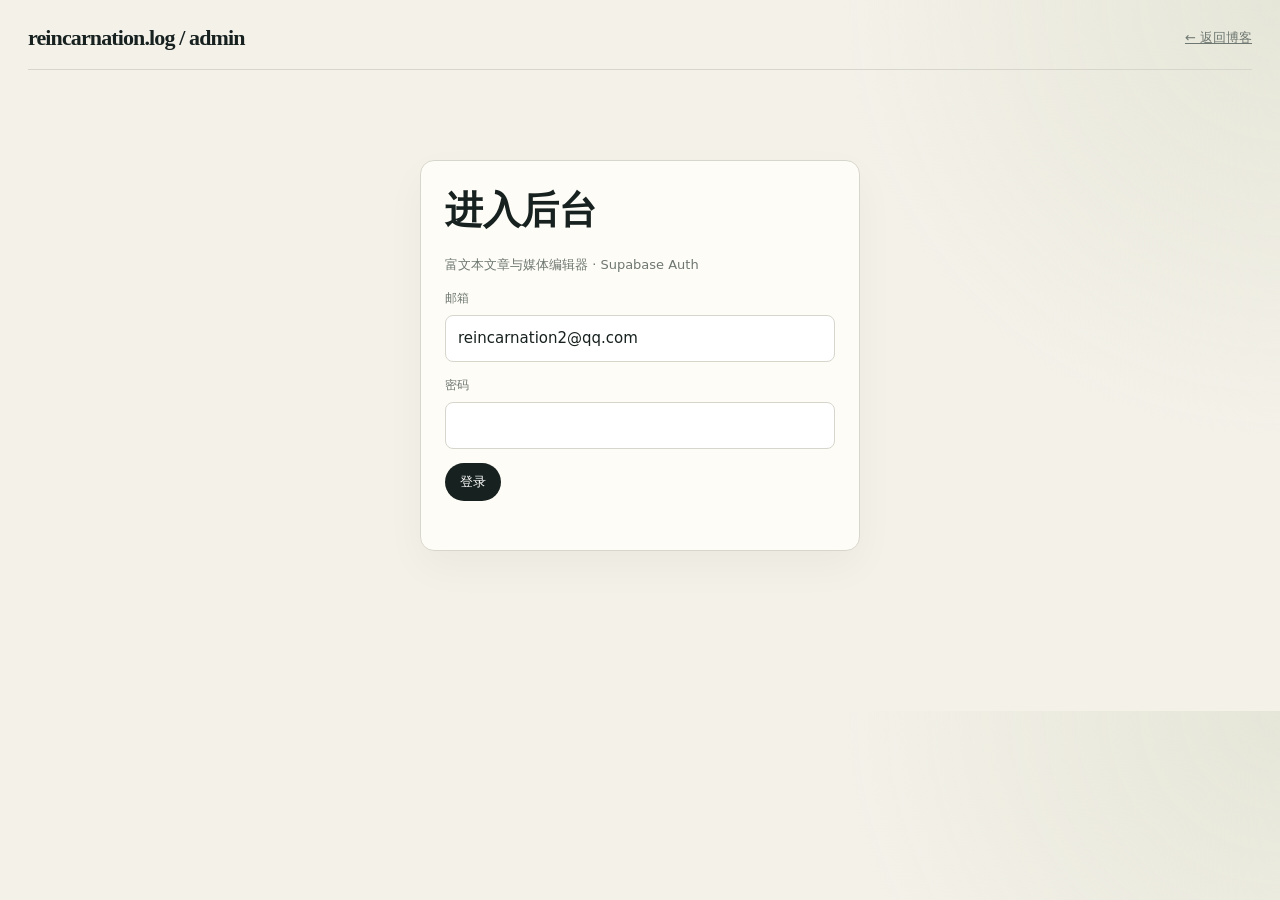
<file: admin.html>
<!doctype html>
<html lang="zh-CN"><head><meta charset="UTF-8"><meta name="viewport" content="width=device-width,initial-scale=1"><title>reincarnation.log · rich admin</title>
<style>
:root{--ink:#18211f;--muted:#68736f;--paper:#f4f1e9;--card:#fffdf8;--line:#d9d8ce;--accent:#c64f32;--green:#2d6a5c;--soft:#ece9df;--radius:14px}*{box-sizing:border-box}body{margin:0;background:radial-gradient(circle at 100% 0,#e5e6d8,transparent 30%),var(--paper);color:var(--ink);font:15px/1.65 Manrope,system-ui,sans-serif}.shell{max-width:1280px;margin:auto;padding:25px 28px 70px}.top{display:flex;justify-content:space-between;align-items:center;border-bottom:1px solid var(--line);padding-bottom:18px}.brand{font:700 22px Georgia,serif;letter-spacing:-.04em}.top a,.muted{color:var(--muted);font-size:13px}.layout{display:grid;grid-template-columns:300px minmax(0,1fr);gap:24px;margin-top:28px}.panel{background:color-mix(in srgb,var(--card) 92%,transparent);border:1px solid var(--line);padding:24px;border-radius:var(--radius);box-shadow:0 16px 40px #18211f0a}.panel h1,.panel h2{margin:0 0 18px;line-height:1.15}.panel h1{font:600 38px Georgia,serif}.actions{display:flex;gap:10px;align-items:center;flex-wrap:wrap}.field{margin:14px 0}.field label{display:block;font-size:12px;color:var(--muted);margin-bottom:6px}.field input,.field textarea,.field select{width:100%;border:1px solid var(--line);border-radius:8px;padding:10px 12px;background:#fff;outline:0;font:inherit;color:var(--ink)}.field textarea{min-height:100px;resize:vertical}.field input:focus,.field textarea:focus,.field select:focus,.rich:focus{border-color:var(--green);box-shadow:0 0 0 4px #2d6a5c18}.primary,.danger,.ghost{border:0;border-radius:999px;padding:10px 15px;cursor:pointer;font:500 13px inherit}.primary{background:var(--ink);color:#fff}.primary:hover{background:var(--accent)}.danger{background:#f3ded8;color:#9c301d}.ghost{background:transparent;color:var(--muted);padding-left:0}.feedback{min-height:25px;color:var(--green);font-size:13px}.error{color:#a43725}.postitem{display:block;width:100%;text-align:left;border:0;border-bottom:1px solid var(--line);background:transparent;padding:14px 4px;cursor:pointer;color:var(--ink)}.postitem:hover,.postitem.active{color:var(--accent)}.postitem small{display:block;color:var(--muted);font:11px ui-monospace,monospace}.preview{max-width:100%;max-height:200px;object-fit:cover;border:1px solid var(--line);display:none;margin-top:8px;border-radius:9px}.login{max-width:440px;margin:90px auto}.hidden{display:none!important}.check{display:flex;gap:8px;align-items:center;font-size:14px;color:var(--muted)}.search{width:100%;padding:9px 11px;border:1px solid var(--line);border-radius:999px;background:#fff;margin-bottom:10px}.toolbar{display:flex;gap:5px;flex-wrap:wrap;padding:8px;border:1px solid var(--line);border-bottom:0;border-radius:9px 9px 0 0;background:var(--soft)}.tool{min-width:32px;height:30px;border:1px solid transparent;background:transparent;border-radius:6px;color:var(--ink);cursor:pointer;font-weight:600}.tool:hover,.tool.active{background:var(--card);border-color:var(--line);color:var(--accent)}.emoji-pop{display:none;gap:4px;flex-wrap:wrap;padding:8px;background:var(--card);border:1px solid var(--line);border-radius:8px;margin-top:5px}.emoji-pop.open{display:flex}.emoji-pop button{border:0;background:transparent;font-size:21px;padding:4px;cursor:pointer;border-radius:5px}.emoji-pop button:hover{background:var(--soft)}.rich{min-height:360px;border:1px solid var(--line);border-radius:0 0 9px 9px;background:#fff;padding:18px 20px;outline:0;font:17px/1.85 Georgia,'Noto Serif SC',serif}.rich:empty:before{content:attr(data-placeholder);color:#a0a7a1}.rich img{max-width:100%;height:auto;border-radius:10px}.rich blockquote{border-left:3px solid var(--accent);margin:15px 0;padding:8px 16px;color:var(--muted);background:#f8f3eb}.rich pre{background:#18211f;color:#f7f2e9;padding:15px;border-radius:8px;overflow:auto}.rich iframe,.rich video{max-width:100%;border:0;border-radius:9px;display:block;margin:12px 0}.rich a{color:var(--accent);text-decoration:underline}.media-note{color:var(--muted);font-size:12px;margin-top:6px}.image-preview{max-width:240px;max-height:150px;object-fit:cover;border:1px solid var(--line);display:none;margin-top:8px}.embed-card{display:flex;gap:10px;align-items:center;border:1px solid var(--line);border-radius:8px;padding:10px;background:#faf8f2}.embed-card span{font-size:12px;color:var(--muted)}@media(max-width:800px){.shell{padding:18px 15px 50px}.layout{grid-template-columns:1fr}.login{margin:30px auto}.panel{padding:18px}.rich{min-height:280px}}
</style><link rel="icon" href="assets/icons/favicon.svg" type="image/svg+xml"><link rel="canonical" href="https://reincarnation4.github.io/reincarnation2-blog/admin.html"><meta property="og:site_name" content="reincarnation.log"><meta property="og:type" content="website"><meta property="og:title" content="reincarnation.log"><meta property="og:description" content="给生活留一块可以返回的地方。"><meta name="twitter:card" content="summary"><meta name="theme-color" content="#f4f1e9"><link rel="stylesheet" href="assets/css/variables.css"></head><body><div class="shell"><header class="top"><div class="brand">reincarnation.log / admin</div><a href="./">← 返回博客</a></header>
<section id="login" class="panel login"><h1>进入后台</h1><p class="muted">富文本文章与媒体编辑器 · Supabase Auth</p><form id="loginForm"><div class="field"><label>邮箱</label><input name="email" type="email" required value="reincarnation2@qq.com"></div><div class="field"><label>密码</label><input name="password" type="password" required></div><button class="primary">登录</button><div id="loginFeedback" class="feedback"></div></form></section>
<section id="app" class="layout hidden"><aside class="panel"><div class="actions"><h2 style="margin-right:auto">文章 <small id="count" class="muted"></small></h2><button id="newPost" class="primary">新建</button></div><input id="postSearch" class="search" placeholder="筛选文章…"><div id="list"></div><div id="user" class="muted" style="margin-top:20px"></div><button id="logout" class="ghost">退出登录</button></aside>
<main class="panel"><h1 id="editorHeading">编辑文章</h1><form id="editor"><input type="hidden" name="id"><div class="field"><label>标题</label><input name="title" required maxlength="120"></div><div class="field"><label>Slug</label><input name="slug" required maxlength="160"></div><div class="field"><label>摘要</label><input name="excerpt" maxlength="240"></div><div class="field"><label>正文编辑器</label><div class="toolbar" id="toolbar"><button type="button" class="tool" data-cmd="bold"><b>B</b></button><button type="button" class="tool" data-cmd="italic"><i>I</i></button><button type="button" class="tool" data-cmd="underline"><u>U</u></button><button type="button" class="tool" data-cmd="formatBlock" data-value="h2">H2</button><button type="button" class="tool" data-cmd="formatBlock" data-value="blockquote">❝</button><button type="button" class="tool" data-cmd="insertUnorderedList">☷</button><button type="button" class="tool" data-cmd="insertOrderedList">№</button><button type="button" class="tool" id="linkTool">↗ 链接</button><button type="button" class="tool" id="imageTool">▧ 图片</button><button type="button" class="tool" id="videoTool">▶ 视频</button><button type="button" class="tool" id="codeTool">&lt;/&gt;</button><button type="button" class="tool" id="emojiTool">😊 Emoji</button><input id="imageFile" type="file" accept="image/*" hidden></div><div class="emoji-pop" id="emojiPop">😀 😃 😄 😁 😆 😅 😂 🙂 🙃 😉 😊 😎 🤔 😮 😴 🥳 🤍 ❤️ 🔥 ✨ 🌱 🎨 💡 🚀 👀 🙌</div><div id="rich" class="rich" contenteditable="true" data-placeholder="从这里开始写。可以插入图片、视频、链接、引用、代码和 Emoji…"></div><p class="media-note">图片会上传到 Supabase Storage；视频支持 MP4/WebM 链接和 YouTube/Vimeo 链接。</p></div><div class="field"><label>状态</label><select name="status"><option value="published">published · 已发布</option><option value="draft">draft · 草稿</option><option value="archived">archived · 归档</option></select></div><div class="field"><label>封面图 URL</label><input name="cover_url" placeholder="上传后会自动填入，也可以粘贴外链"><input id="coverFile" type="file" accept="image/*" style="margin-top:8px"><img id="preview" class="preview"></div><div class="field"><label class="check"><input name="featured" type="checkbox"> 设为精选</label></div><div class="actions"><button class="primary">保存到 Supabase</button><button type="button" id="delete" class="danger">删除文章</button><div id="saveFeedback" class="feedback"></div></div></form></main></section></div>
<script type="module">
import{createClient}from'https://esm.sh/@supabase/supabase-js@2';
const sb=createClient('https://rxjgnaldzryzkyoxgrle.supabase.co','eyJhbGciOiJIUzI1NiIsInR5cCI6IkpXVCJ9.eyJpc3MiOiJzdXBhYmFzZSIsInJlZiI6InJ4amduYWxkenJ5emt5b3hncmxlIiwicm9sZSI6ImFub24iLCJpYXQiOjE3OTAwNDYzNzUsImV4cCI6MjEwNTYyMjM3NX0.9YFteJnn1SH4byYmw_EvHWMT4fV8cedz6xmgHUXcJMs');
const $=s=>document.querySelector(s);let posts=[],current=null;const esc=s=>String(s??'').replace(/[&<>"']/g,m=>({'&':'&amp;','<':'&lt;','>':'&gt;','"':'&quot;',"'":'&#039;'}[m]));
const clean=html=>{const doc=new DOMParser().parseFromString(html,'text/html'),allow=['P','BR','STRONG','EM','U','S','A','UL','OL','LI','BLOCKQUOTE','PRE','CODE','H2','H3','IMG','FIGURE','FIGCAPTION','VIDEO','SOURCE','IFRAME','HR','DIV','SPAN'];doc.body.querySelectorAll('*').forEach(el=>{if(!allow.includes(el.tagName)){el.replaceWith(...el.childNodes);return} [...el.attributes].forEach(a=>{if(!['href','src','alt','title','target','controls','class','width','height'].includes(a.name))el.removeAttribute(a.name);if(['href','src'].includes(a.name)&&!/^https?:\/\//i.test(a.value))el.removeAttribute(a.name)});if(el.tagName==='IFRAME'&&!/^https:\/\/(www\.)?(youtube\.com|youtube-nocookie\.com|player\.vimeo\.com)\//.test(el.src))el.remove()});return doc.body.innerHTML};
function feedback(id,msg,error=false){$(id).textContent=msg;$(id).className='feedback'+(error?' error':'')}
function fill(p){current=p;const f=$('#editor');f.elements.id.value=p?.id||'';f.title.value=p?.title||'';f.slug.value=p?.slug||'';f.excerpt.value=p?.excerpt||'';$('#rich').innerHTML=clean(p?.content_html||`<p>${esc(p?.content||'')}</p>`);f.status.value=p?.status||'published';f.cover_url.value=p?.cover_url||'';f.featured.checked=!!p?.featured;$('#editorHeading').textContent=p?'编辑文章':'新建文章';$('#delete').classList.toggle('hidden',!p);$('#preview').style.display=p?.cover_url?'block':'none';if(p)$('#preview').src=p.cover_url||'';document.querySelectorAll('.postitem').forEach(x=>x.classList.toggle('active',Number(x.dataset.id)===p?.id));}
function renderList(){const q=$('#postSearch').value.toLowerCase();const visible=posts.filter(p=>(p.title+' '+p.slug).toLowerCase().includes(q));$('#count').textContent=`· ${posts.length}`;$('#list').innerHTML=visible.map(p=>`<button class="postitem" data-id="${p.id}">${esc(p.title)}<small>${esc(p.status)} · ${p.cover_url?'有封面':'无封面'}</small></button>`).join('')||'<p class="muted">没有匹配文章</p>';document.querySelectorAll('.postitem').forEach(b=>b.onclick=()=>fill(posts.find(p=>p.id===Number(b.dataset.id))));}
async function load(){const{data,error}=await sb.from('posts').select('*').order('published_at',{ascending:false});if(error)throw error;posts=data||[];renderList();if(!current&&posts[0])fill(posts[0]);}
async function boot(){const{data:{user}}=await sb.auth.getUser();if(!user)return;const{data:profile}=await sb.from('profiles').select('display_name,role').eq('id',user.id).limit(1).maybeSingle();if(profile?.role!=='admin'){feedback('#loginFeedback','这个账号不是 admin。',true);return}$('#login').classList.add('hidden');$('#app').classList.remove('hidden');$('#user').textContent=user.email+' · admin';try{await load()}catch(e){feedback('#saveFeedback',e.message,true)}}
async function upload(file,folder){if(!file)return null;const path=`${folder}/${Date.now()}-${file.name.replace(/[^a-zA-Z0-9._-]/g,'-')}`;const up=await sb.storage.from('blog-media').upload(path,file,{upsert:true,contentType:file.type});if(up.error)throw up.error;return sb.storage.from('blog-media').getPublicUrl(path).data.publicUrl}
function insert(html){document.execCommand('insertHTML',false,html);$('#rich').focus()}
$('#loginForm').onsubmit=async e=>{e.preventDefault();const f=new FormData(e.target);feedback('#loginFeedback','正在登录…');const{error}=await sb.auth.signInWithPassword({email:f.get('email'),password:f.get('password')});if(error)feedback('#loginFeedback',error.message,true);else boot()};
$('#postSearch').oninput=renderList;$('#newPost').onclick=()=>fill(null);$('#logout').onclick=async()=>{await sb.auth.signOut();location.reload()};
$('#toolbar').onclick=e=>{const b=e.target.closest('[data-cmd]');if(!b)return;document.execCommand(b.dataset.cmd,false,b.dataset.value||null);$('#rich').focus()};
$('#linkTool').onclick=()=>{const url=prompt('输入链接 URL（https://…）');if(url&&/^https?:\/\//i.test(url))document.execCommand('createLink',false,url)};
$('#codeTool').onclick=()=>insert('<pre><code>在这里粘贴代码…</code></pre>');$('#videoTool').onclick=()=>{const url=prompt('输入 MP4/WebM、YouTube 或 Vimeo 链接');if(!url)return;const yt=url.match(/(?:youtube\.com\/watch\?v=|youtu\.be\/)([\w-]+)/);const vm=url.match(/vimeo\.com\/(\d+)/);if(yt)insert(`<iframe width="560" height="315" src="https://www.youtube-nocookie.com/embed/${yt[1]}" title="视频" allowfullscreen></iframe>`);else if(vm)insert(`<iframe width="560" height="315" src="https://player.vimeo.com/video/${vm[1]}" title="视频" allowfullscreen></iframe>`);else if(/^https?:\/\//i.test(url))insert(`<video controls src="${esc(url)}"></video>`)};
$('#imageTool').onclick=()=>$('#imageFile').click();$('#imageFile').onchange=async e=>{try{const url=await upload(e.target.files[0],'posts');if(url)insert(`<figure><img src="${url}" alt="文章图片"><figcaption>图片说明</figcaption></figure>`)}catch(err){feedback('#saveFeedback',err.message,true)}};$('#emojiTool').onclick=()=>$('#emojiPop').classList.toggle('open');$('#emojiPop').onclick=e=>{if(e.target.tagName==='BUTTON')insert(e.target.textContent)};$('#emojiPop').innerHTML=$('#emojiPop').textContent.split(' ').map(x=>`<button type="button">${x}</button>`).join('');
$('#coverFile').onchange=async e=>{try{const url=await upload(e.target.files[0],'posts');if(url){$('#editor').elements.cover_url.value=url;$('#preview').src=url;$('#preview').style.display='block'}}catch(err){feedback('#saveFeedback',err.message,true)}};
$('#editor').onsubmit=async e=>{e.preventDefault();const f=e.target;feedback('#saveFeedback','正在保存…');const html=clean($('#rich').innerHTML);const text=$('#rich').innerText.trim();const input={title:f.title.value,slug:f.slug.value,excerpt:f.excerpt.value,content:text,content_html:html,content_format:'html',cover_url:f.cover_url.value.trim()||null,status:f.status.value,featured:f.featured.checked,read_time_minutes:Math.max(1,Math.ceil(text.length/220)),published_at:f.status.value==='published'?(current?.published_at||new Date().toISOString()):null};const result=f.elements.id.value?await sb.from('posts').update(input).eq('id',f.elements.id.value):await sb.from('posts').insert(input);if(result.error)feedback('#saveFeedback',result.error.message,true);else{feedback('#saveFeedback','已保存到 Supabase。');current=null;await load()}};
$('#delete').onclick=async()=>{if(!current||!confirm('确定删除这篇文章吗？'))return;const{error}=await sb.from('posts').delete().eq('id',current.id);if(error)feedback('#saveFeedback',error.message,true);else{feedback('#saveFeedback','已删除。');current=null;await load()}};boot();
</script></body></html>
</file>
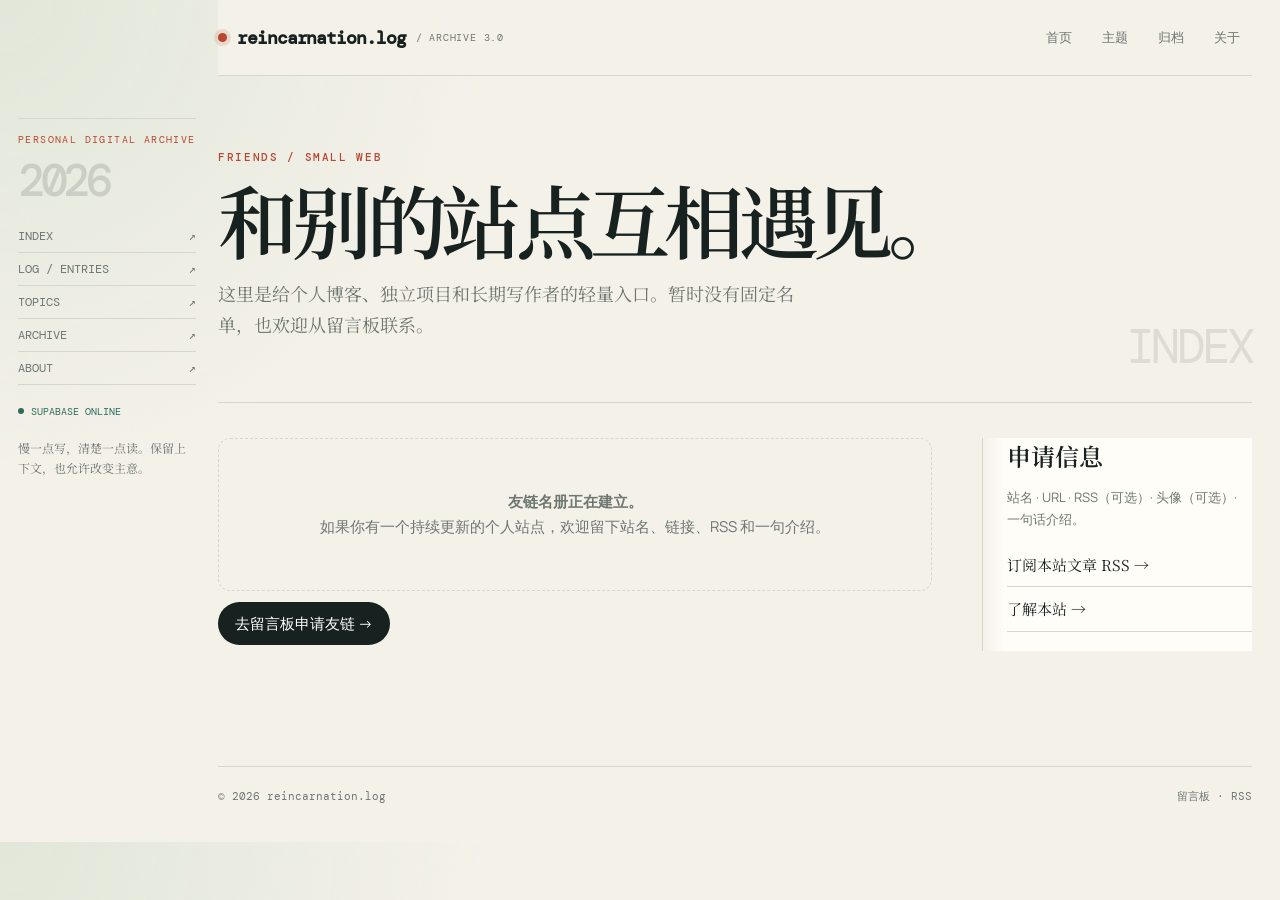
<file: friends.html>
<!doctype html><html lang="zh-CN"><head><meta charset="UTF-8"><meta name="viewport" content="width=device-width,initial-scale=1"><meta name="description" content="reincarnation.log 友链与社区"><title>友链与社区 · reincarnation.log</title><link rel="stylesheet" href="site.css"><link rel="stylesheet" href="assets/css/variables.css"><link rel="icon" href="assets/icons/favicon.svg" type="image/svg+xml"><link rel="canonical" href="https://reincarnation4.github.io/reincarnation2-blog/friends.html"><meta property="og:site_name" content="reincarnation.log"><meta property="og:type" content="website"><meta property="og:title" content="reincarnation.log"><meta property="og:description" content="给生活留一块可以返回的地方。"><meta name="twitter:card" content="summary"><meta name="theme-color" content="#f4f1e9"></head><body><div class="shell"><header class="topbar"><a class="brand" href="index.html"><i></i>reincarnation.log</a><nav class="nav"><a href="index.html">首页</a><a href="topics.html">主题</a><a href="archive.html">归档</a><a href="about.html">关于</a></nav></header><aside class="global-sidebar" aria-label="档案侧边栏"><div class="side-kicker">PERSONAL DIGITAL ARCHIVE</div><div class="side-year">2026</div><a href="index.html"><span>INDEX</span><span>↗</span></a><a href="archive.html"><span>LOG / ENTRIES</span><span>↗</span></a><a href="topics.html"><span>TOPICS</span><span>↗</span></a><a href="archive.html"><span>ARCHIVE</span><span>↗</span></a><a href="about.html"><span>ABOUT</span><span>↗</span></a><div class="side-status"><i></i> SUPABASE ONLINE</div><p class="side-note">慢一点写，清楚一点读。保留上下文，也允许改变主意。</p></aside><main><section class="page-head"><div class="eyebrow">friends / small web</div><h1>和别的站点互相遇见。</h1><p>这里是给个人博客、独立项目和长期写作者的轻量入口。暂时没有固定名单，也欢迎从留言板联系。</p></section><section class="content-grid"><article><div class="empty"><strong>友链名册正在建立。</strong><br>如果你有一个持续更新的个人站点，欢迎留下站名、链接、RSS 和一句介绍。</div><p style="margin-top:20px"><a class="primary" href="guestbook.html">去留言板申请友链 →</a></p></article><aside class="side"><h2>申请信息</h2><p>站名 · URL · RSS（可选）· 头像（可选）· 一句话介绍。</p><a href="feed.xml">订阅本站文章 RSS →</a><a href="about.html">了解本站 →</a></aside></section></main><footer class="footer"><span>© 2026 reincarnation.log</span><span><a href="guestbook.html">留言板</a> · <a href="feed.xml">RSS</a></span></footer></div></body></html>
</file>
<file: assets/css/variables.css>
:root{--bg:#f4f1e9;--surface:#fffdf8;--surface2:#e9e7dd;--ink:#17211f;--muted:#6e7771;--line:#d7d6cc;--accent:#b9462f;--accent-soft:#f3ddd5;--green:#2d6a5c;--gold:#d5a53b;--shadow:0 18px 50px #18211f12;--serif:'Noto Serif SC',Georgia,serif;--sans:'Manrope',system-ui,sans-serif;--mono:'DM Mono',monospace;--ease:cubic-bezier(.23,1,.32,1)}
[data-theme=dark]{--bg:#101412;--surface:#171c19;--surface2:#202722;--ink:#e8e4d9;--muted:#8d938d;--line:#303632;--accent:#d15a42;--accent-soft:#3a2823;--green:#8bc4a9;--gold:#e3bc62;--shadow:0 18px 50px #0005}
</file>
<file: site.css>
@import url('https://fonts.googleapis.com/css2?family=DM+Mono:wght@400;500&family=Manrope:wght@400;500;600;700;800&family=Noto+Serif+SC:wght@400;500;600;700&display=swap');
:root{--bg:#f4f1e9;--surface:#fffdf8;--surface2:#e9e7dd;--ink:#17211f;--muted:#6e7771;--line:#d7d6cc;--accent:#b9462f;--green:#2d6a5c;--shadow:0 18px 50px #18211f12;--serif:'Noto Serif SC',Georgia,serif;--sans:'Manrope',system-ui,sans-serif;--mono:'DM Mono',monospace}*{box-sizing:border-box}html{scroll-behavior:smooth}body{margin:0;background:radial-gradient(circle at 0 0,#e1e7d9,transparent 32%),var(--bg);color:var(--ink);font:15px/1.7 var(--sans)}a{color:inherit;text-decoration:none}button,input,select{font:inherit}.shell{max-width:1180px;margin:auto;padding:0 28px}.topbar{height:76px;border-bottom:1px solid var(--line);display:flex;align-items:center;justify-content:space-between}.brand{font:700 18px var(--mono);letter-spacing:-.06em}.brand i{display:inline-block;width:9px;height:9px;border-radius:50%;background:var(--accent);margin-right:10px}.nav{display:flex;gap:6px;align-items:center}.nav a{padding:8px 12px;border-radius:999px;color:var(--muted);font-size:13px}.nav a:hover,.nav a.active{background:var(--surface2);color:var(--ink)}.eyebrow{font:500 11px var(--mono);letter-spacing:.15em;text-transform:uppercase;color:var(--accent)}.page-head{padding:74px 0 44px;border-bottom:1px solid var(--line)}.page-head h1{font:600 clamp(42px,7vw,80px)/1.03 var(--serif);letter-spacing:-.07em;margin:14px 0}.page-head p{color:var(--muted);max-width:600px;font-family:var(--serif);font-size:18px}.toolbar{display:flex;gap:10px;flex-wrap:wrap;margin:24px 0}.toolbar input,.toolbar select{border:1px solid var(--line);border-radius:999px;background:var(--surface);padding:11px 14px;color:var(--ink);outline:0}.toolbar input{flex:1;min-width:230px}.content-grid{display:grid;grid-template-columns:minmax(0,1fr) 270px;gap:50px;padding:35px 0 80px}.list{border-top:1px solid var(--line)}.item{display:grid;grid-template-columns:150px 1fr;gap:22px;border-bottom:1px solid var(--line);padding:22px 0}.item-media{width:150px;height:115px;border-radius:12px;object-fit:cover;background:var(--surface2)}.item h2{font:600 25px/1.2 var(--serif);letter-spacing:-.05em;margin:6px 0}.item p{color:var(--muted);margin:0;display:-webkit-box;-webkit-line-clamp:3;-webkit-box-orient:vertical;overflow:hidden}.meta{color:var(--muted);font:11px var(--mono);display:flex;gap:12px;flex-wrap:wrap}.tag{color:var(--accent);border:1px solid #b9462f55;border-radius:999px;padding:2px 7px}.side{border-left:1px solid var(--line);padding-left:24px}.side h2{font:600 24px var(--serif);margin:0 0 12px}.side a{display:block;padding:9px 0;border-bottom:1px solid var(--line);font-family:var(--serif)}.side a:hover{color:var(--accent)}.side p{color:var(--muted);font-size:13px}.empty{padding:50px 20px;text-align:center;border:1px dashed var(--line);color:var(--muted);border-radius:12px}.archive-year{margin:28px 0 12px;font:500 22px var(--mono);color:var(--accent)}.archive-month{margin:10px 0 0;color:var(--muted);font:12px var(--mono)}.archive-link{display:flex;justify-content:space-between;border-bottom:1px solid var(--line);padding:10px 0}.archive-link:hover{color:var(--accent)}.guest-form{max-width:640px;background:var(--surface);border:1px solid var(--line);padding:24px;border-radius:14px;box-shadow:var(--shadow)}.guest-form input,.guest-form textarea{display:block;width:100%;border:1px solid var(--line);border-radius:8px;padding:12px;margin:10px 0;outline:0;background:var(--bg);color:var(--ink)}.guest-form textarea{min-height:120px}.primary{border:0;border-radius:999px;background:var(--ink);color:#fff;padding:11px 17px;cursor:pointer}.primary:hover{background:var(--accent)}.message{padding:18px 0;border-bottom:1px solid var(--line)}.message b{font-size:14px}.message time{float:right;color:var(--muted);font:11px var(--mono)}.message p{font-family:var(--serif);margin:5px 0;color:var(--muted)}.post{max-width:820px;margin:auto;padding:68px 0 100px}.post h1{font:600 clamp(42px,7vw,80px)/1.05 var(--serif);letter-spacing:-.07em;margin:16px 0}.post-cover{width:100%;max-height:520px;object-fit:cover;border-radius:16px;margin:22px 0 35px}.post-body{font:18px/2 var(--serif)}.post-body img,.post-body video,.post-body iframe{max-width:100%;border-radius:10px;margin:18px 0}.post-body img{cursor:zoom-in}.post-body blockquote{border-left:3px solid var(--accent);padding:8px 18px;background:var(--surface2);color:var(--muted)}.post-body pre{background:var(--ink);color:var(--surface);padding:16px;border-radius:10px;overflow:auto}.post-body a{color:var(--accent);text-decoration:underline}.toc{background:var(--surface);border:1px solid var(--line);border-radius:12px;padding:16px;margin:24px 0}.toc a{display:block;color:var(--muted);font-size:13px;padding:4px}.toc a:hover{color:var(--accent)}.footer{border-top:1px solid var(--line);padding:22px 0 38px;color:var(--muted);font:11px var(--mono);display:flex;justify-content:space-between}.lightbox{position:fixed;inset:0;display:none;place-items:center;background:#101715e8;z-index:20;padding:25px}.lightbox.open{display:grid}.lightbox img{max-width:94vw;max-height:88vh;border-radius:10px}.lightbox button{position:fixed;right:20px;top:18px;background:#18211f;color:#fff;border:1px solid #fff5;border-radius:999px;padding:9px 14px;cursor:pointer}@media(max-width:820px){.shell{padding:0 18px}.content-grid{grid-template-columns:1fr;gap:28px}.side{border-left:0;border-top:1px solid var(--line);padding:25px 0 0}.item{grid-template-columns:100px 1fr;gap:14px}.item-media{width:100px;height:90px}.item h2{font-size:20px}.nav{gap:0}.nav a{padding:7px 8px;font-size:12px}}@media(max-width:560px){.topbar{height:auto;min-height:66px;align-items:flex-start;padding:13px 0}.nav{flex-wrap:wrap;justify-content:flex-end}.page-head{padding:50px 0 30px}.page-head h1{font-size:47px}.footer{display:block}.footer span{display:block;margin:7px 0}}

/* ARCHIVE 3.0 progressive layer */
:focus-visible{outline:2px solid var(--accent);outline-offset:4px}.topbar{position:sticky;top:0;z-index:12;background:color-mix(in srgb,var(--bg) 92%,transparent);backdrop-filter:blur(10px);transition:height .25s var(--ease),background .25s}.brand{display:inline-flex;align-items:center;gap:0}.brand:after{content:' / ARCHIVE 3.0';font:10px var(--mono);letter-spacing:.08em;color:var(--muted);margin-left:10px}.brand i{box-shadow:0 0 0 4px color-mix(in srgb,var(--accent) 14%,transparent);transition:transform .25s var(--ease)}.brand:hover i{transform:scale(1.25)}.nav a{transition:transform .2s var(--ease),color .2s,background .2s}.nav a:hover{transform:translateY(-2px)}
.global-sidebar{position:fixed;z-index:8;left:max(18px,calc((100vw - 1180px)/2 - 218px));top:118px;width:178px;border-top:1px solid var(--line);padding-top:14px}.global-sidebar .side-kicker{font:10px var(--mono);letter-spacing:.14em;color:var(--accent);margin-bottom:15px}.global-sidebar .side-year{font:500 45px/.9 var(--mono);letter-spacing:-.1em;color:color-mix(in srgb,var(--ink) 14%,transparent);margin-bottom:18px}.global-sidebar a{display:flex;justify-content:space-between;gap:8px;padding:8px 0;border-bottom:1px solid var(--line);color:var(--muted);font:12px var(--mono);transition:color .2s,transform .2s var(--ease)}.global-sidebar a:hover,.global-sidebar a.active{color:var(--accent);transform:translateX(4px)}.global-sidebar .side-note{margin-top:20px;color:var(--muted);font:12px/1.7 var(--serif)}.global-sidebar .side-status{display:flex;align-items:center;gap:7px;margin-top:20px;color:var(--green);font:10px var(--mono)}.global-sidebar .side-status i{width:6px;height:6px;background:var(--green);border-radius:50%;display:block}.hero{min-height:74vh;position:relative}.hero:after{content:'2026';position:absolute;right:-4%;bottom:2%;z-index:-1;font:500 clamp(130px,24vw,310px)/.8 var(--mono);letter-spacing:-.13em;color:color-mix(in srgb,var(--ink) 5%,transparent);pointer-events:none}.hero .eyebrow{animation:rise .7s var(--ease) both}.hero h1{animation:rise .8s .08s var(--ease) both}.hero-copy{animation:rise .8s .16s var(--ease) both}.hero-aside{animation:rise .8s .24s var(--ease) both}.hero-scroll{display:inline-flex;gap:10px;margin-top:42px;color:var(--muted);font:10px var(--mono);letter-spacing:.12em}.hero-scroll span{color:var(--accent);animation:drift 1.8s ease-in-out infinite}.feature{border-radius:8px;box-shadow:none;position:relative}.feature:before{content:'FEATURED NOTE';position:absolute;z-index:2;top:22px;left:24px;color:#fff;font:10px var(--mono);letter-spacing:.13em}.feature-body h2,.item h2{transition:transform .25s var(--ease)}.feature:hover .feature-body h2,.item:hover h2{transform:translateX(4px)}.item{border-bottom:1px solid var(--line);transition:transform .25s var(--ease)}.item:before{content:'ENTRY';color:var(--faint);font:10px var(--mono);grid-column:1/-1;display:block;margin-bottom:-10px}.item:hover{transform:translateX(4px)}.item:hover .tag{color:var(--accent)}.item-media{border-radius:4px}.section-head h2:before{content:'// ';color:var(--accent);font:15px var(--mono)}.page-head{position:relative}.page-head:after{content:'INDEX';position:absolute;right:0;bottom:24px;color:color-mix(in srgb,var(--ink) 10%,transparent);font:48px var(--mono);letter-spacing:-.08em}.side{background:linear-gradient(90deg,transparent,var(--surface) 8%);padding-bottom:10px}.primary{transition:background .2s,transform .2s var(--ease)}.primary:hover{transform:translateY(-2px)}.post{max-width:820px}.post h1{max-width:760px}.post:after{content:'END OF NOTE';display:block;margin-top:70px;padding-top:20px;border-top:1px solid var(--line);color:var(--muted);font:10px var(--mono);letter-spacing:.16em}.post-body{max-width:720px}.post-body h2,.post-body h3{scroll-margin-top:100px}.post-cover{border-radius:7px}.toc{border-radius:5px;border-left:3px solid var(--accent);background:var(--surface2)}.footer{margin-top:35px}.footer a:hover{color:var(--accent)}.lightbox{backdrop-filter:blur(8px)}
@keyframes rise{from{opacity:0;transform:translateY(16px)}to{opacity:1;transform:none}}@keyframes drift{50%{transform:translateY(4px)}}
@media(min-width:821px){body:has(.global-sidebar){padding-left:190px}.global-sidebar~*{max-width:1180px}}
@media(max-width:1120px){.global-sidebar{position:static;width:auto;display:flex;align-items:center;gap:18px;border-bottom:1px solid var(--line);border-top:0;padding:9px 0;margin-bottom:8px}.global-sidebar .side-year,.global-sidebar .side-note{display:none}.global-sidebar .side-kicker{margin:0}.global-sidebar a{border:0;padding:4px}.global-sidebar .side-status{margin:0 0 0 auto}}
@media(max-width:820px){.hero{min-height:auto}.hero:after{right:-4%;bottom:6%;font-size:160px}.page-head:after{font-size:32px}.global-sidebar{overflow:auto;white-space:nowrap}.global-sidebar a{flex:none}.brand:after{display:none}}
@media(max-width:560px){.hero-scroll{margin-top:28px}.hero:after{font-size:110px}.page-head:after{display:none}.feature{height:auto}.feature-media{height:260px}.feature-body{padding:28px 22px}.footer{padding-bottom:28px}}
@media(prefers-reduced-motion:reduce){.hero .eyebrow,.hero h1,.hero-copy,.hero-aside{animation:none}.hero-scroll span{animation:none}}
</file>
